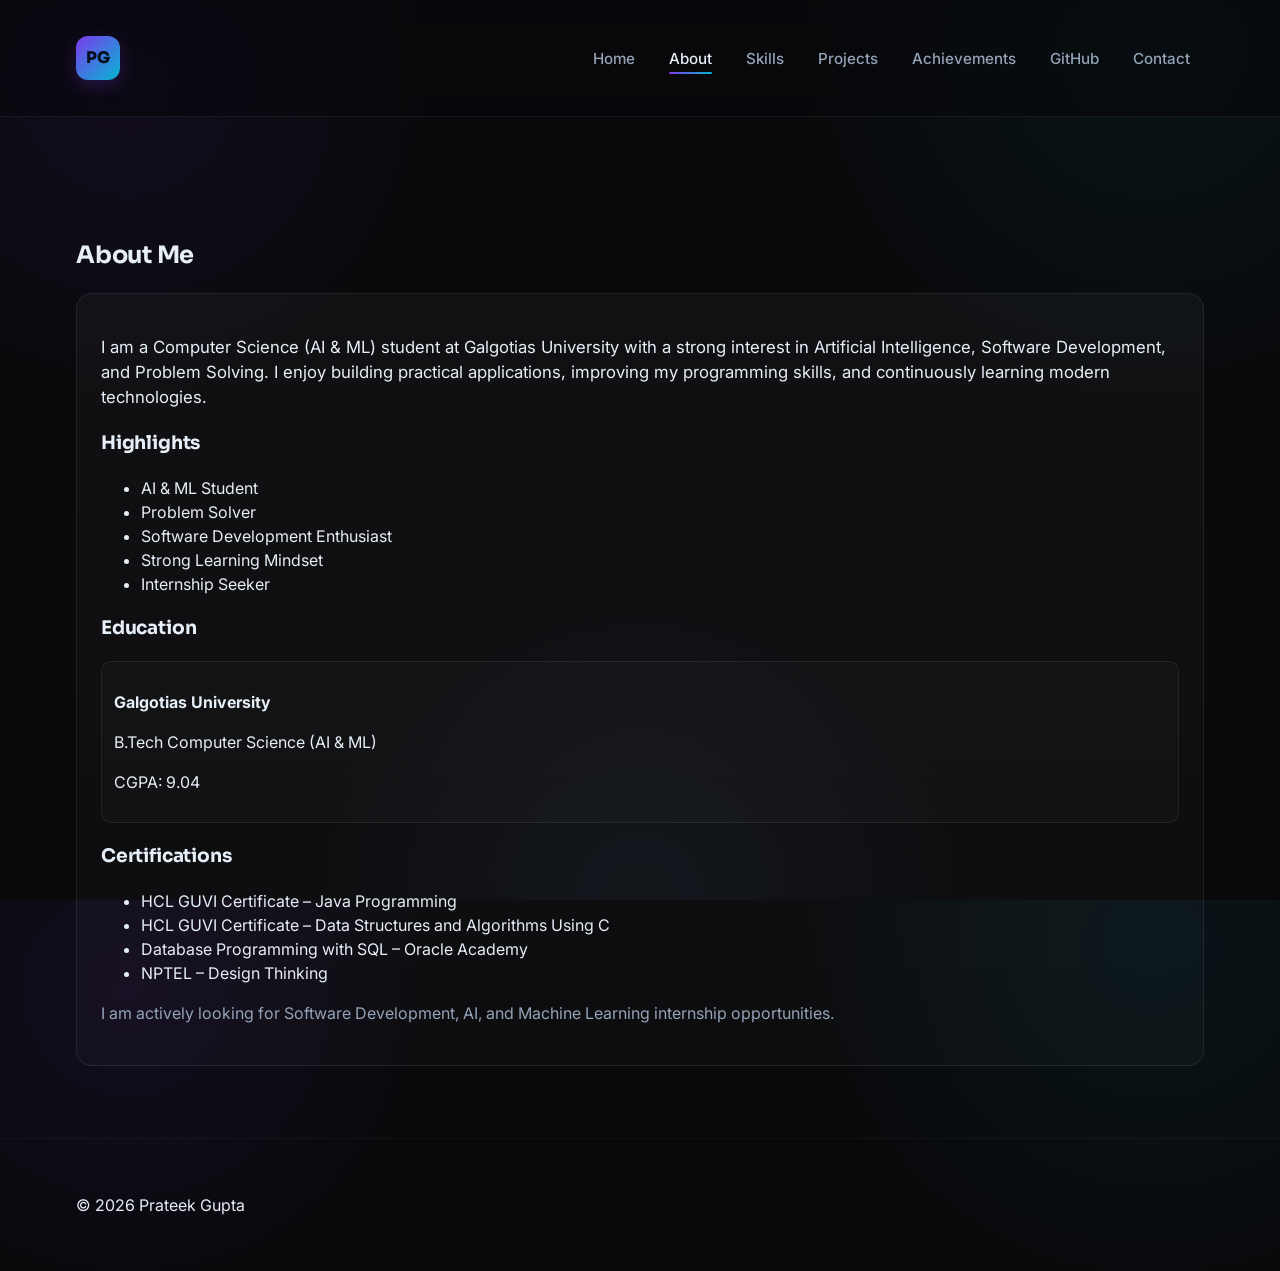
<file: about.html>
<!doctype html>
<html lang="en">
<head>
  <meta charset="utf-8">
  <meta name="viewport" content="width=device-width,initial-scale=1">
  <title>About — Prateek Gupta</title>
  <link rel="stylesheet" href="css/style.css">
  <link rel="stylesheet" href="css/animations.css">
  <link rel="stylesheet" href="css/responsive.css">
</head>
<body>
  <header class="site-header sticky">
    <div class="container nav-container">
      <a href="index.html" class="logo">PG</a>
      <nav class="nav">
        <ul class="nav-list">
          <li><a href="index.html">Home</a></li>
          <li><a href="about.html" class="active">About</a></li>
          <li><a href="index.html#skills">Skills</a></li>
          <li><a href="projects.html">Projects</a></li>
          <li><a href="index.html#achievements">Achievements</a></li>
          <li><a href="index.html#github">GitHub</a></li>
          <li><a href="contact.html">Contact</a></li>
        </ul>
      </nav>
    </div>
  </header>

  <main>
    <section class="container section">
      <h1>About Me</h1>
      <div class="glass p-24">
        <p class="lead">I am a Computer Science (AI &amp; ML) student at Galgotias University with a strong interest in Artificial Intelligence, Software Development, and Problem Solving. I enjoy building practical applications, improving my programming skills, and continuously learning modern technologies.</p>

        <h3>Highlights</h3>
        <ul>
          <li>AI &amp; ML Student</li>
          <li>Problem Solver</li>
          <li>Software Development Enthusiast</li>
          <li>Strong Learning Mindset</li>
          <li>Internship Seeker</li>
        </ul>

        <h3>Education</h3>
        <div class="info-card glass">
          <p><strong>Galgotias University</strong></p>
          <p>B.Tech Computer Science (AI &amp; ML)</p>
          <p>CGPA: 9.04</p>
        </div>

        <h3>Certifications</h3>
        <ul>
          <li>HCL GUVI Certificate – Java Programming</li>
          <li>HCL GUVI Certificate – Data Structures and Algorithms Using C</li>
          <li>Database Programming with SQL – Oracle Academy</li>
          <li>NPTEL – Design Thinking</li>
        </ul>

        <p class="muted">I am actively looking for Software Development, AI, and Machine Learning internship opportunities.</p>
      </div>
    </section>
  </main>

  <footer class="site-footer">
    <div class="container footer-inner">
      <div>© <span id="year2"></span> Prateek Gupta</div>
    </div>
  </footer>

  <script src="js/scroll.js" defer></script>
  <script src="js/main.js" defer></script>
</body>
</html>
</file>
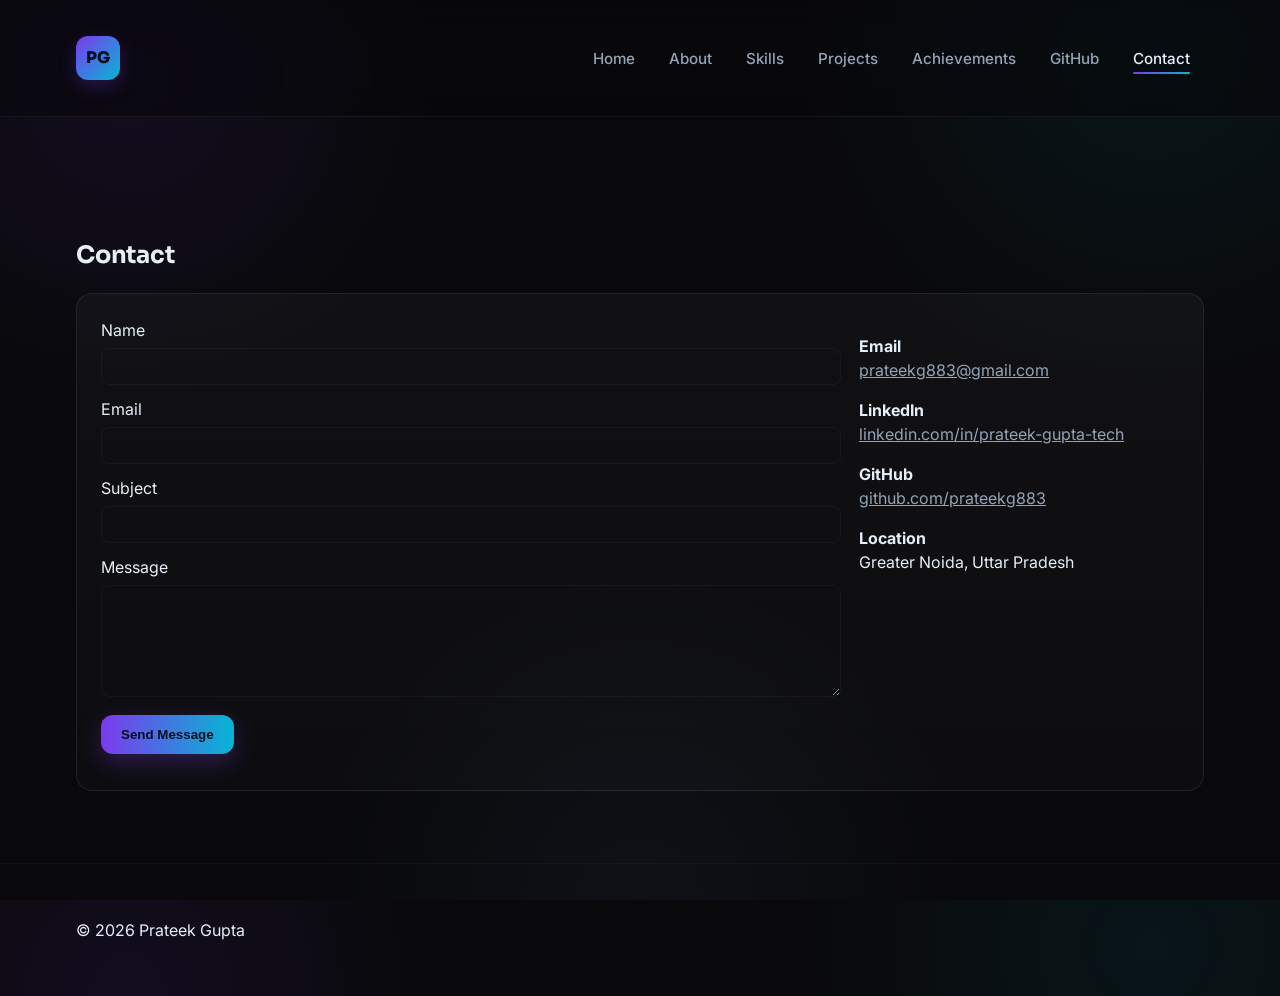
<file: contact.html>
<!doctype html>
<html lang="en">
<head>
  <meta charset="utf-8">
  <meta name="viewport" content="width=device-width,initial-scale=1">
  <title>Contact — Prateek Gupta</title>
  <link rel="stylesheet" href="css/style.css">
  <link rel="stylesheet" href="css/animations.css">
  <link rel="stylesheet" href="css/responsive.css">
</head>
<body>
  <header class="site-header sticky">
    <div class="container nav-container">
      <a href="index.html" class="logo">PG</a>
      <nav class="nav">
        <ul class="nav-list">
          <li><a href="index.html">Home</a></li>
          <li><a href="about.html">About</a></li>
          <li><a href="index.html#skills">Skills</a></li>
          <li><a href="projects.html">Projects</a></li>
          <li><a href="index.html#achievements">Achievements</a></li>
          <li><a href="index.html#github">GitHub</a></li>
          <li><a href="contact.html" class="active">Contact</a></li>
        </ul>
      </nav>
    </div>
  </header>

  <main>
    <section class="container section">
      <h1>Contact</h1>
      <div class="glass p-24 contact-form-wrap">
        <form id="contact-form" novalidate>
          <div class="form-row">
            <label for="name">Name</label>
            <input id="name" name="name" type="text" required minlength="2">
            <small class="error" id="err-name"></small>
          </div>

          <div class="form-row">
            <label for="email">Email</label>
            <input id="email" name="email" type="email" required>
            <small class="error" id="err-email"></small>
          </div>

          <div class="form-row">
            <label for="subject">Subject</label>
            <input id="subject" name="subject" type="text" required>
            <small class="error" id="err-subject"></small>
          </div>

          <div class="form-row">
            <label for="message">Message</label>
            <textarea id="message" name="message" rows="6" required minlength="10"></textarea>
            <small class="error" id="err-message"></small>
          </div>

          <div class="form-row">
            <button type="submit" class="btn btn-primary">Send Message</button>
          </div>
        </form>

        <aside class="contact-info">
          <p><strong>Email</strong><br><a href="mailto:prateekg883@gmail.com">prateekg883@gmail.com</a></p>
          <p><strong>LinkedIn</strong><br><a href="https://www.linkedin.com/in/prateek-gupta-tech/" target="_blank" rel="noopener">linkedin.com/in/prateek-gupta-tech</a></p>
          <p><strong>GitHub</strong><br><a href="https://github.com/prateekg883" target="_blank" rel="noopener">github.com/prateekg883</a></p>
          <p><strong>Location</strong><br>Greater Noida, Uttar Pradesh</p>
        </aside>
      </div>
    </section>
  </main>

  <footer class="site-footer">
    <div class="container footer-inner">
      <div>© <span id="year4"></span> Prateek Gupta</div>
    </div>
  </footer>

  <script src="js/contact.js" defer></script>
  <script src="js/scroll.js" defer></script>
  <script src="js/main.js" defer></script>
</body>
</html>
</file>
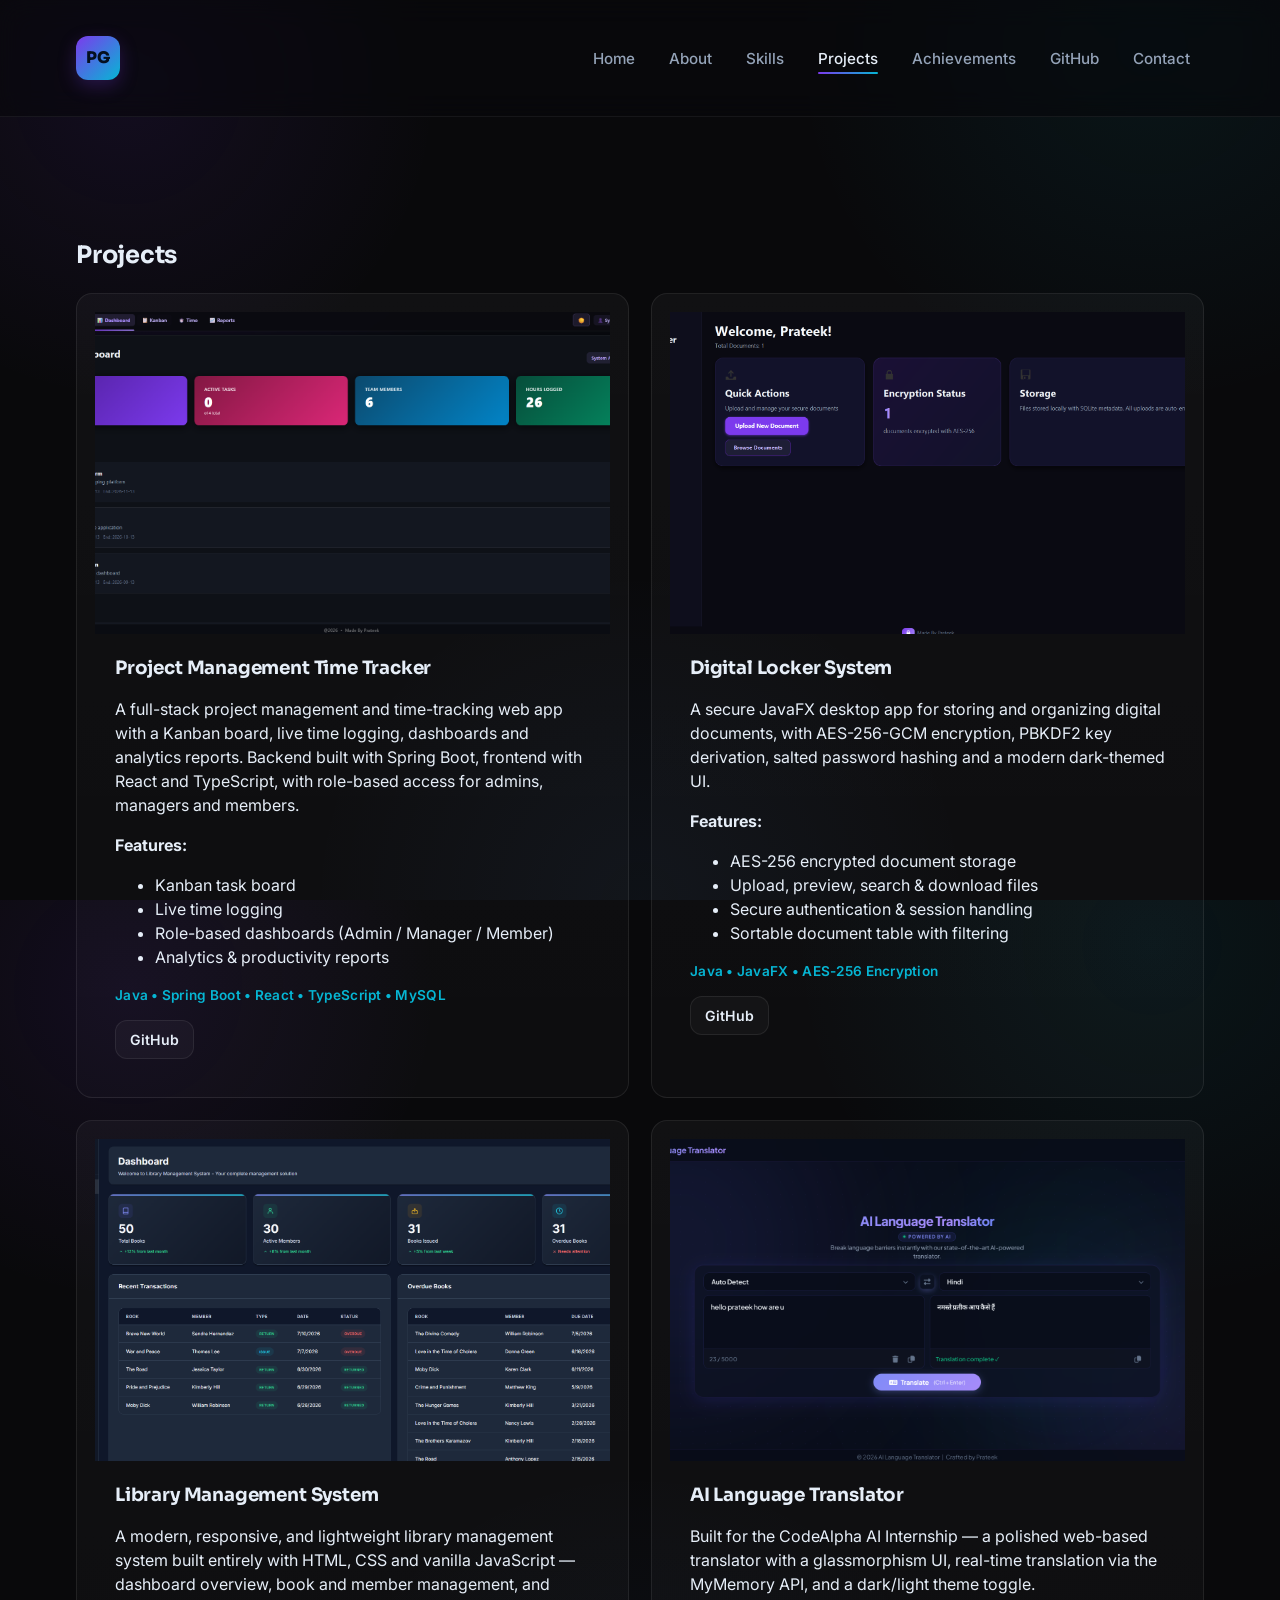
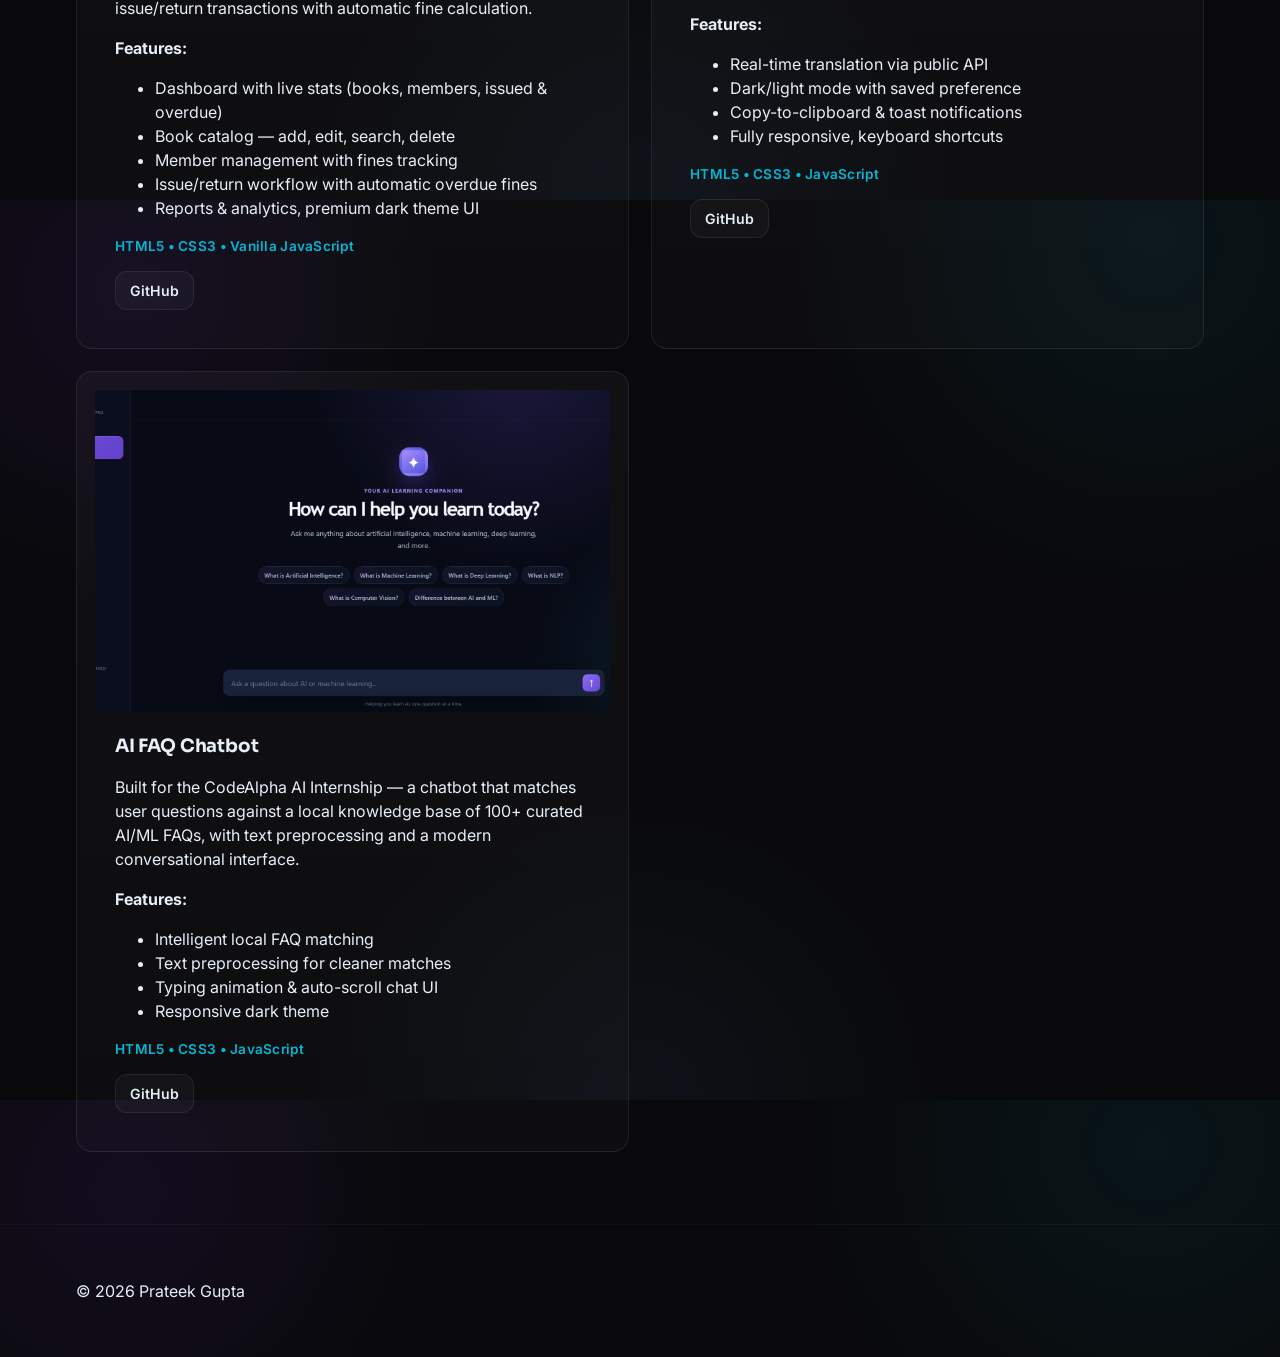
<file: projects.html>
<!doctype html>
<html lang="en">
<head>
  <meta charset="utf-8">
  <meta name="viewport" content="width=device-width,initial-scale=1">
  <title>Projects — Prateek Gupta</title>
  <link rel="stylesheet" href="css/style.css">
  <link rel="stylesheet" href="css/animations.css">
  <link rel="stylesheet" href="css/responsive.css">
</head>
<body>
  <header class="site-header sticky">
    <div class="container nav-container">
      <a href="index.html" class="logo">PG</a>
      <nav class="nav">
        <ul class="nav-list">
          <li><a href="index.html">Home</a></li>
          <li><a href="about.html">About</a></li>
          <li><a href="index.html#skills">Skills</a></li>
          <li><a href="projects.html" class="active">Projects</a></li>
          <li><a href="index.html#achievements">Achievements</a></li>
          <li><a href="index.html#github">GitHub</a></li>
          <li><a href="contact.html">Contact</a></li>
        </ul>
      </nav>
    </div>
  </header>

  <main>
    <section class="container section">
      <h1>Projects</h1>

      <div class="projects-grid">
        <article class="project-card glass">
          <div class="project-media">
            <img src="assets/images/projects/time-tracker.png" alt="Project Management Time Tracker dashboard">
          </div>
          <div class="project-body">
            <h3>Project Management Time Tracker</h3>
            <p>A full-stack project management and time-tracking web app with a Kanban board, live time logging, dashboards and analytics reports. Backend built with Spring Boot, frontend with React and TypeScript, with role-based access for admins, managers and members.</p>
            <strong>Features:</strong>
            <ul>
              <li>Kanban task board</li>
              <li>Live time logging</li>
              <li>Role-based dashboards (Admin / Manager / Member)</li>
              <li>Analytics & productivity reports</li>
            </ul>
            <div class="tech">Java • Spring Boot • React • TypeScript • MySQL</div>
            <div class="project-actions">
              <a href="https://github.com/prateekg883/Project-management-time-tracker" class="btn btn-sm" target="_blank" rel="noopener">GitHub</a>
            </div>
          </div>
        </article>

        <article class="project-card glass">
          <div class="project-media">
            <img src="assets/images/projects/digital-locker.png" alt="Digital Locker System dashboard">
          </div>
          <div class="project-body">
            <h3>Digital Locker System</h3>
            <p>A secure JavaFX desktop app for storing and organizing digital documents, with AES-256-GCM encryption, PBKDF2 key derivation, salted password hashing and a modern dark-themed UI.</p>
            <strong>Features:</strong>
            <ul>
              <li>AES-256 encrypted document storage</li>
              <li>Upload, preview, search & download files</li>
              <li>Secure authentication & session handling</li>
              <li>Sortable document table with filtering</li>
            </ul>
            <div class="tech">Java • JavaFX • AES-256 Encryption</div>
            <div class="project-actions">
              <a href="https://github.com/prateekg883/Digital-Locker-System" class="btn btn-sm" target="_blank" rel="noopener">GitHub</a>
            </div>
          </div>
        </article>

        <article class="project-card glass">
          <div class="project-media">
            <img src="assets/images/projects/library-management.png" alt="Library Management System" onerror="this.parentElement.innerHTML='<div class=&quot;placeholder-img&quot;>Library Management System</div>'">
          </div>
          <div class="project-body">
            <h3>Library Management System</h3>
            <p>A modern, responsive, and lightweight library management system built entirely with HTML, CSS and vanilla JavaScript — dashboard overview, book and member management, and issue/return transactions with automatic fine calculation.</p>
            <strong>Features:</strong>
            <ul>
              <li>Dashboard with live stats (books, members, issued & overdue)</li>
              <li>Book catalog — add, edit, search, delete</li>
              <li>Member management with fines tracking</li>
              <li>Issue/return workflow with automatic overdue fines</li>
              <li>Reports & analytics, premium dark theme UI</li>
            </ul>
            <div class="tech">HTML5 • CSS3 • Vanilla JavaScript</div>
            <div class="project-actions">
              <a href="https://github.com/prateekg883/LibraryManagementSystem" class="btn btn-sm" target="_blank" rel="noopener">GitHub</a>
            </div>
          </div>
        </article>

        <article class="project-card glass">
          <div class="project-media">
            <img src="assets/images/projects/language-translator.png" alt="AI Language Translator homepage">
          </div>
          <div class="project-body">
            <h3>AI Language Translator</h3>
            <p>Built for the CodeAlpha AI Internship — a polished web-based translator with a glassmorphism UI, real-time translation via the MyMemory API, and a dark/light theme toggle.</p>
            <strong>Features:</strong>
            <ul>
              <li>Real-time translation via public API</li>
              <li>Dark/light mode with saved preference</li>
              <li>Copy-to-clipboard & toast notifications</li>
              <li>Fully responsive, keyboard shortcuts</li>
            </ul>
            <div class="tech">HTML5 • CSS3 • JavaScript</div>
            <div class="project-actions">
              <a href="https://github.com/prateekg883/CodeAlpha_LanguageTranslator" class="btn btn-sm" target="_blank" rel="noopener">GitHub</a>
            </div>
          </div>
        </article>

        <article class="project-card glass">
          <div class="project-media">
            <img src="assets/images/projects/faq-chatbot.png" alt="AI FAQ Chatbot chat interface">
          </div>
          <div class="project-body">
            <h3>AI FAQ Chatbot</h3>
            <p>Built for the CodeAlpha AI Internship — a chatbot that matches user questions against a local knowledge base of 100+ curated AI/ML FAQs, with text preprocessing and a modern conversational interface.</p>
            <strong>Features:</strong>
            <ul>
              <li>Intelligent local FAQ matching</li>
              <li>Text preprocessing for cleaner matches</li>
              <li>Typing animation & auto-scroll chat UI</li>
              <li>Responsive dark theme</li>
            </ul>
            <div class="tech">HTML5 • CSS3 • JavaScript</div>
            <div class="project-actions">
              <a href="https://github.com/prateekg883/CodeAlpha_FAQ_Chatbot" class="btn btn-sm" target="_blank" rel="noopener">GitHub</a>
            </div>
          </div>
        </article>
      </div>
    </section>
  </main>

  <footer class="site-footer">
    <div class="container footer-inner">
      <div>© <span id="year3"></span> Prateek Gupta</div>
    </div>
  </footer>

  <script src="js/scroll.js" defer></script>
  <script src="js/main.js" defer></script>
</body>
</html>
</file>
<file: css/style.css>
@import url('https://fonts.googleapis.com/css2?family=Inter:wght@400;500;600;700;800&family=Sora:wght@600;700;800&display=swap');

/* Primary variables and reset */
:root{
  --bg:#09090B;
  --surface:rgba(255,255,255,0.035);
  --surface-2:rgba(255,255,255,0.02);
  --glass-border:rgba(255,255,255,0.08);
  --text:#E6EEF8;
  --muted:#94A3B8;
  --accent-1:#7C3AED; /* purple */
  --accent-2:#06B6D4; /* cyan */
  --accent-3:#60A5FA; /* blue */
  --radius:16px;
  --container:1200px;
  --font-heading:'Sora', 'Inter', ui-sans-serif, system-ui;
}
*{box-sizing:border-box}
html,body{height:100%}
html{scroll-behavior:smooth}
body{margin:0;background:radial-gradient(circle at 10% 10%, rgba(124,58,237,0.09), transparent 22%),radial-gradient(circle at 90% 5%, rgba(6,182,212,0.07), transparent 25%),radial-gradient(circle at 50% 100%, rgba(96,165,250,0.05), transparent 30%),var(--bg);color:var(--text);font-family:Inter, ui-sans-serif, system-ui,-apple-system,'Segoe UI',Roboto,'Helvetica Neue',Arial;line-height:1.5;-webkit-font-smoothing:antialiased}
.container{max-width:var(--container);margin:0 auto;padding:36px}
.section{margin-top:64px}
h1,h2,h3{font-family:var(--font-heading);letter-spacing:-0.01em}
h2{font-size:1.7rem;position:relative;display:inline-flex;align-items:center;gap:12px;margin-bottom:22px}
h2::before{content:'';width:6px;height:26px;border-radius:4px;background:linear-gradient(180deg,var(--accent-1),var(--accent-2))}

/* Header */
.site-header{background:rgba(9,9,11,0.65);backdrop-filter:blur(14px) saturate(140%);border-bottom:1px solid rgba(255,255,255,0.06)}
.sticky{position:sticky;top:0;z-index:40}
.nav-container{display:flex;align-items:center;justify-content:space-between}
.logo{display:inline-flex;align-items:center;justify-content:center;width:44px;height:44px;border-radius:12px;background:linear-gradient(135deg,var(--accent-1),var(--accent-2));font-weight:800;font-family:var(--font-heading);color:#04101f;text-decoration:none;box-shadow:0 6px 18px rgba(124,58,237,0.25);transition:transform .25s ease}
.logo:hover{transform:rotate(-6deg) scale(1.05)}
.nav{margin-left:24px}
.nav-list{list-style:none;margin:0;padding:0;display:flex;gap:6px;align-items:center}
.nav-list a{color:var(--muted);text-decoration:none;padding:8px 14px;border-radius:8px;font-weight:500;font-size:0.95rem;position:relative;transition:color .2s ease}
.nav-list a:hover{color:var(--text)}
.nav-list a.active{color:var(--text)}
.nav-list a.active::after,.nav-list a:hover::after{content:'';position:absolute;left:14px;right:14px;bottom:2px;height:2px;border-radius:2px;background:linear-gradient(90deg,var(--accent-1),var(--accent-2))}
.hamburger{display:none;background:transparent;border:0;color:inherit}
.hamburger-box{display:inline-block;position:relative;width:28px;height:18px}
.hamburger-inner, .hamburger-inner::before, .hamburger-inner::after{background:var(--text);border-radius:2px;height:2px;width:100%;position:absolute;left:0}
.hamburger-inner{top:50%;transform:translateY(-50%)}
.hamburger-inner::before{content:'';top:-8px}
.hamburger-inner::after{content:'';top:8px}

/* Glass card */
.glass{background:linear-gradient(180deg,var(--surface),var(--surface-2));border:1px solid var(--glass-border);border-radius:var(--radius);padding:18px;transition:border-color .3s ease,box-shadow .3s ease}
.p-16{padding:16px}
.p-24{padding:24px}

/* Hero */
.hero{display:grid;grid-template-columns:1fr 340px;gap:36px;align-items:center;padding-top:48px;padding-bottom:48px}
.hero-title{font-family:var(--font-heading);font-size:2.5rem;font-weight:800;margin:0;line-height:1.15}
.wave{display:inline-block;animation:wave 2.4s ease-in-out infinite;transform-origin:70% 70%}
@keyframes wave{0%,60%,100%{transform:rotate(0)}10%{transform:rotate(14deg)}20%{transform:rotate(-8deg)}30%{transform:rotate(14deg)}40%{transform:rotate(-4deg)}50%{transform:rotate(10deg)}}
.name{background:linear-gradient(90deg,var(--accent-1),var(--accent-2),var(--accent-3));background-size:200% auto;-webkit-background-clip:text;background-clip:text;color:transparent;animation:shine 6s linear infinite}
@keyframes shine{to{background-position:200% center}}
.hero-subtitle{margin-top:12px;color:var(--accent-2);min-height:28px;font-weight:600;font-size:1.05rem}
.hero-desc{color:var(--muted);max-width:680px;margin-top:14px}
.hero-ctas{margin-top:26px;display:flex;gap:12px;flex-wrap:wrap}
.btn{display:inline-flex;align-items:center;gap:10px;padding:12px 20px;border-radius:12px;background:rgba(255,255,255,0.03);border:1px solid rgba(255,255,255,0.08);color:var(--text);text-decoration:none;font-weight:600;transition:transform .2s ease,border-color .2s ease,box-shadow .2s ease}
.btn:hover{border-color:rgba(255,255,255,0.2);box-shadow:0 8px 22px rgba(2,6,23,0.5)}
.btn-sm{padding:8px 14px;font-size:0.88rem}
.btn-primary{background:linear-gradient(90deg,var(--accent-1),var(--accent-2));border:none;color:#04101f;box-shadow:0 8px 24px rgba(124,58,237,0.3)}
.btn-primary:hover{box-shadow:0 10px 30px rgba(124,58,237,0.45)}
.btn-glow{box-shadow:0 6px 18px rgba(7,12,31,0.6),0 0 30px rgba(124,58,237,0.15)}
.btn-outline{background:transparent;border:1px solid rgba(255,255,255,0.1)}
.mt-8{margin-top:8px}

.socials{margin-top:22px;display:flex;gap:10px;flex-wrap:wrap}
.social{padding:9px 16px;border-radius:999px;background:rgba(255,255,255,0.03);border:1px solid rgba(255,255,255,0.07);text-decoration:none;color:var(--muted);font-size:0.9rem;font-weight:500;transition:all .2s ease}
.social:hover{color:var(--text);border-color:var(--accent-2);transform:translateY(-2px)}

.profile-card{width:300px;height:300px;border-radius:24px;display:flex;align-items:center;justify-content:center;box-shadow:0 20px 60px rgba(2,6,23,0.7);position:relative;padding:6px;background:linear-gradient(135deg,rgba(124,58,237,0.4),rgba(6,182,212,0.3));animation:float 5s ease-in-out infinite}
@keyframes float{0%,100%{transform:translateY(0)}50%{transform:translateY(-10px)}}
.profile-photo{width:100%;height:100%;object-fit:cover;border-radius:19px;display:block;box-shadow:inset 0 0 0 1px rgba(255,255,255,0.06)}

/* Info cards */
.info-cards{display:flex;gap:12px;margin-top:14px}
.info-card{padding:12px;border-radius:10px;background:rgba(255,255,255,0.02);min-width:160px}
.muted{color:var(--muted)}
.lead{font-size:1.05rem}

/* Skills */
.skills-grid{display:grid;grid-template-columns:repeat(2,1fr);gap:18px}
.skill-card{padding:20px;position:relative;overflow:hidden}
.skill-card::before{content:'';position:absolute;top:0;left:0;right:0;height:3px;background:linear-gradient(90deg,var(--accent-1),var(--accent-2))}
.skill-card h3{margin-top:4px;font-size:1.05rem}
.skill-card:hover{border-color:rgba(124,58,237,0.4);box-shadow:0 12px 32px rgba(2,6,23,0.5)}
.skill-tags{display:flex;flex-wrap:wrap;gap:8px}
.skill-tag{padding:7px 15px;border-radius:999px;font-size:0.85rem;color:#e5e9f0;background:rgba(255,255,255,0.06);border:1px solid rgba(255,255,255,0.08);transition:transform .2s ease,border-color .2s ease,background .2s ease}
.skill-tag:hover{transform:translateY(-2px);border-color:var(--accent-2);background:rgba(6,182,212,0.12)}
.proof-list{list-style:none;padding:0;margin:0;display:flex;flex-direction:column;gap:10px;color:var(--muted)}
.proof-list li{padding-left:18px;position:relative}
.proof-list li::before{content:'';position:absolute;left:0;top:8px;width:8px;height:8px;border-radius:50%;background:linear-gradient(90deg,var(--accent-1),var(--accent-2))}
.proof-list li strong{color:#e5e9f0}

/* Projects */
.projects-grid{display:grid;grid-template-columns:repeat(2,1fr);gap:22px}
.project-card{display:flex;flex-direction:column;border-radius:16px;overflow:hidden}
.project-media{aspect-ratio:16/10;background:linear-gradient(135deg, rgba(124,58,237,0.15), rgba(6,182,212,0.1));display:flex;align-items:center;justify-content:center;overflow:hidden;position:relative}
.project-media img{width:100%;height:100%;object-fit:cover;object-position:top;display:block;transition:transform .4s ease}
.project-card:hover .project-media img{transform:scale(1.06)}
.placeholder-img{color:var(--muted)}
.project-body{padding:20px}
.project-body h3{margin:0 0 8px;font-size:1.15rem}
.project-actions{margin-top:14px;display:flex;gap:8px;flex-wrap:wrap}
.tech{margin-top:10px;color:var(--accent-2);font-size:0.85rem;font-weight:600;letter-spacing:0.02em}

/* Achievements */
.achievements-grid{display:grid;grid-template-columns:repeat(3,1fr);gap:14px}
.achievement{padding:20px;border-radius:14px;text-align:center;font-weight:600;display:flex;align-items:center;justify-content:center}
.achievement:hover{border-color:var(--accent-2)}

/* Certifications */
.cert-grid{display:grid;grid-template-columns:repeat(3,1fr);gap:18px}
.cert-card{padding:20px;position:relative;display:flex;flex-direction:column;gap:8px}
.cert-card::before{content:'';position:absolute;top:0;left:0;right:0;height:3px;background:linear-gradient(90deg,var(--accent-2),var(--accent-1))}
.cert-badge{align-self:flex-start;font-size:0.72rem;font-weight:700;letter-spacing:0.04em;text-transform:uppercase;color:var(--accent-2);background:rgba(6,182,212,0.12);border:1px solid rgba(6,182,212,0.3);padding:4px 10px;border-radius:999px}
.cert-card h3{margin:2px 0 0;font-size:1.02rem;line-height:1.35}
.cert-meta{color:var(--muted);font-size:0.85rem;margin:0}
.cert-card .btn{margin-top:auto;align-self:flex-start}
.btn.disabled{opacity:0.5;pointer-events:none}

/* GitHub live widgets */
.github-widgets{display:grid;grid-template-columns:1fr 1fr;gap:16px;margin-top:16px}
.github-widgets img{width:100%;border-radius:12px;display:block}
.streak-widget{width:100%;border-radius:12px;display:block;margin-top:16px}

/* GitHub placeholders */
.github-placeholders{display:flex;gap:12px;margin-top:12px}
.small{padding:12px;min-width:220px}

/* Contact */
.contact-form-wrap{display:grid;grid-template-columns:1fr 320px;gap:18px}
.form-row{margin-bottom:12px}
label{display:block;margin-bottom:6px}
input,textarea{width:100%;padding:10px;border-radius:8px;border:1px solid rgba(255,255,255,0.04);background:transparent;color:var(--text)}
.error{color:#FF7B7B;font-size:0.85rem}
.contact-info a{color:var(--muted)}

/* Footer */
.site-footer{border-top:1px solid rgba(255,255,255,0.03);padding:18px 0;margin-top:36px}
.footer-inner{display:flex;justify-content:space-between;align-items:center}
.back-top{text-decoration:none;color:var(--muted);padding:8px;border-radius:8px}

/* Loading */
.loading-screen{position:fixed;inset:0;display:flex;flex-direction:column;align-items:center;justify-content:center;background:var(--bg);z-index:100}
.loader{display:flex;gap:8px}
.loader .dot{width:12px;height:12px;border-radius:50%;background:linear-gradient(90deg,var(--accent-1),var(--accent-2));animation:loading 1s infinite}
@keyframes loading{0%{transform:translateY(0);opacity:0.4}50%{transform:translateY(-8px);opacity:1}100%{transform:translateY(0);opacity:0.4}}

/* Particles canvas */
.particles-canvas{position:fixed;inset:0;z-index:0;pointer-events:none}
.spotlight{position:fixed;inset:0;background:radial-gradient(circle at var(--mx,50%) var(--my,50%), rgba(255,255,255,0.06) 0px, rgba(0,0,0,0) 200px);pointer-events:none;mix-blend-mode:soft-light;z-index:1}

/* Info cards */
.info-card{transition:border-color .25s ease}
.info-card:hover{border-color:var(--accent-2)}

/* Misc */
.glass:hover{transform:translateY(-6px);transition:transform 0.35s}

/* Custom scrollbar */
::-webkit-scrollbar{width:10px;height:10px}
::-webkit-scrollbar-track{background:transparent}
::-webkit-scrollbar-thumb{background:linear-gradient(90deg,var(--accent-1),var(--accent-2));border-radius:10px}

/* Responsive */
@media (max-width:980px){
  .hero{grid-template-columns:1fr 280px}
  .skills-grid{grid-template-columns:1fr}
  .projects-grid{grid-template-columns:1fr}
  .achievements-grid{grid-template-columns:1fr}
  .cert-grid{grid-template-columns:repeat(2,1fr)}
  .github-widgets{grid-template-columns:1fr}
  .container{padding:20px}
}
@media (max-width:720px){
  .hero{grid-template-columns:1fr;text-align:center}
  .hero-desc{margin-left:auto;margin-right:auto}
  .hero-ctas,.socials{justify-content:center}
  .profile-card{width:240px;height:240px;margin:0 auto;order:-1}
  .nav-list{display:none}
  .hamburger{display:block}
  .nav.open{display:block;position:absolute;left:0;right:0;top:64px;background:rgba(9,9,11,0.96);padding:12px;backdrop-filter:blur(10px)}
  .nav.open .nav-list{display:flex}
  .contact-form-wrap{grid-template-columns:1fr}
  .cert-grid{grid-template-columns:1fr}
}
</file>
<file: css/animations.css>
/* Animations and utilities */
@keyframes fadeInUp{from{opacity:0;transform:translateY(10px)}to{opacity:1;transform:none}}
.fade-in-up{animation:fadeInUp .6s ease both}

/* Typing cursor */
.typed::after{content:'|';margin-left:6px;opacity:0.9;animation:blink 1s steps(2,start) infinite}
@keyframes blink{50%{opacity:0}}

/* small glass lift */
.glow-hover:hover{box-shadow:0 10px 30px rgba(6,182,212,0.06)}

/* subtle slide reveal */
.slide-left{transform:translateX(-12px);opacity:0;transition:all .5s ease}
.show-slide{transform:none;opacity:1}

/* Buttons hover */
.btn:hover{transform:translateY(-3px);transition:transform .18s ease}

/* Project hover card */
.project-card{transition:transform .28s cubic-bezier(.2,.9,.3,1),box-shadow .28s}
.project-card:hover{transform:translateY(-8px) scale(1.01);box-shadow:0 20px 60px rgba(2,6,23,0.6)}

/* Back to top animation */
#back-to-top{transition:opacity .25s ease}
</file>
<file: css/responsive.css>
/* Extra responsive tweaks */
@media (max-width:520px){
  .container{padding:14px}
  .hero-title{font-size:1.6rem}
  .nav-container{gap:12px}
  .profile-card{width:220px;height:220px}
  .nav.open .nav-list{flex-direction:column;gap:10px}
  .logo{width:40px;height:40px}
}
</file>
